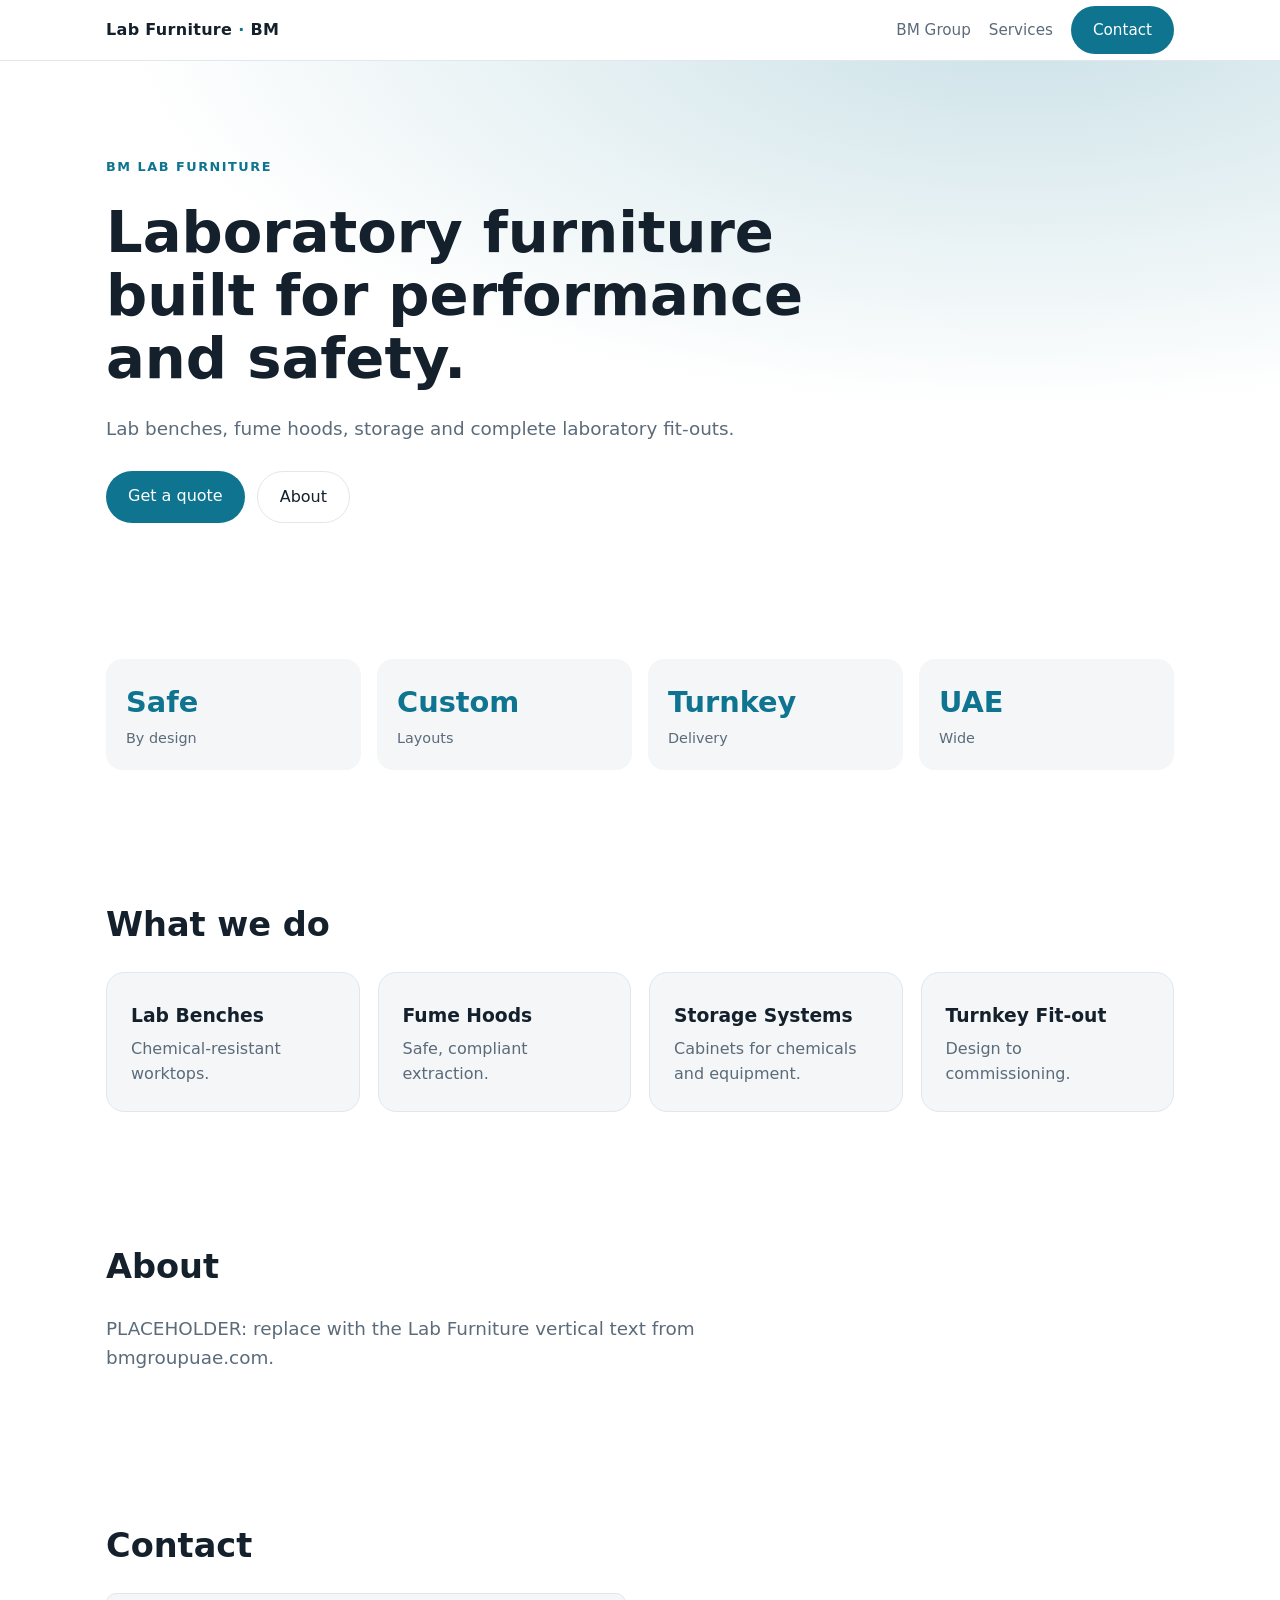
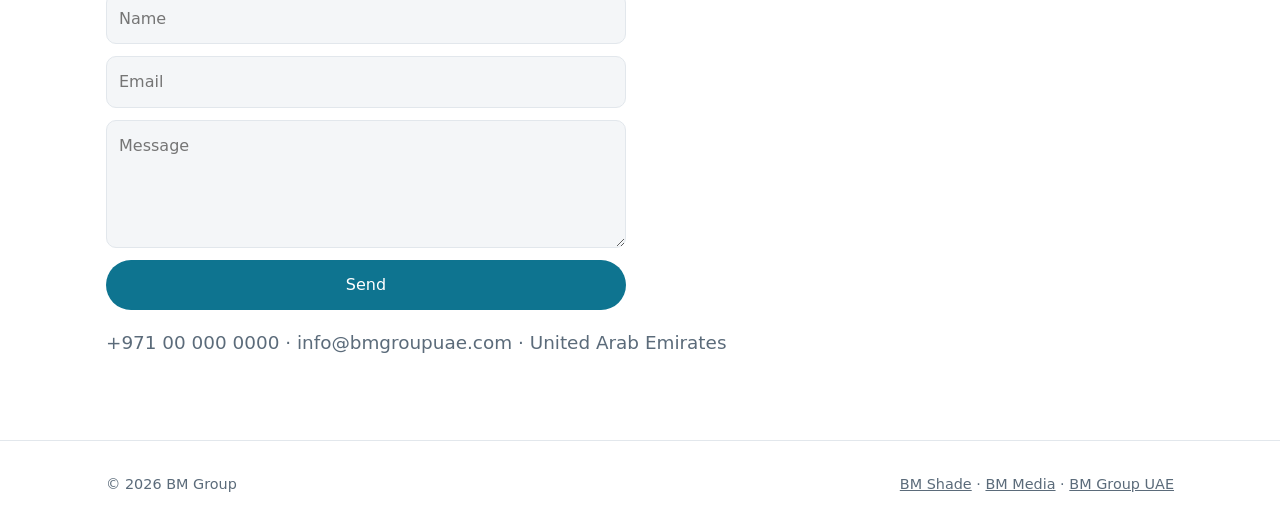
<file: sites/labfurniture/index.html>
<!doctype html><html lang="en"><head><meta charset="utf-8"><meta name="viewport" content="width=device-width,initial-scale=1">
<title>BM Lab Furniture</title><meta name="description" content="Lab benches, fume hoods, storage and complete laboratory fit-outs."><link rel="canonical" href="https://bmlabfurnitureuae.com/">
<meta property="og:title" content="BM Lab Furniture"><meta property="og:description" content="Lab benches, fume hoods, storage and complete laboratory fit-outs."><meta name="theme-color" content="#0e7490">
<link rel="stylesheet" href="styles.css"><style>:root{--accent:#0e7490}</style></head><body>
<header><div class="wrap"><a class="logo" href="/">Lab Furniture <span>·</span> BM</a><nav><a href="https://bmgroupuae.com">BM Group</a><a href="#services">Services</a><a class="btn" href="#contact">Contact</a></nav></div></header>
<main><section class="hero"><div class="wrap"><div class="kicker">BM Lab Furniture</div><h1>Laboratory furniture built for performance and safety.</h1><p class="sub">Lab benches, fume hoods, storage and complete laboratory fit-outs.</p>
<div class="cta"><a class="btn" href="#contact">Get a quote</a><a class="btn ghost" href="#about">About</a></div></div></section>
<section><div class="wrap stats"><div class="stat reveal"><b>Safe</b><span>By design</span></div><div class="stat reveal"><b>Custom</b><span>Layouts</span></div><div class="stat reveal"><b>Turnkey</b><span>Delivery</span></div><div class="stat reveal"><b>UAE</b><span>Wide</span></div></div></section><section id="services"><div class="wrap"><h2 class="reveal">What we do</h2><div class="grid"><div class="card reveal"><h3>Lab Benches</h3><p>Chemical-resistant worktops.</p></div><div class="card reveal"><h3>Fume Hoods</h3><p>Safe, compliant extraction.</p></div><div class="card reveal"><h3>Storage Systems</h3><p>Cabinets for chemicals and equipment.</p></div><div class="card reveal"><h3>Turnkey Fit-out</h3><p>Design to commissioning.</p></div></div></div></section>
<section id="about"><div class="wrap"><h2 class="reveal">About</h2><p class="sub reveal">PLACEHOLDER: replace with the Lab Furniture vertical text from bmgroupuae.com.</p></div></section>
<section id="contact"><div class="wrap"><h2>Contact</h2><form id="contactform" data-to="info@bmgroupuae.com"><input name="name" placeholder="Name" required><input name="email" type="email" placeholder="Email" required><textarea name="message" rows="4" placeholder="Message" required></textarea><button class="btn">Send</button></form>
<p class="sub">+971 00 000 0000 · info@bmgroupuae.com · United Arab Emirates</p></div></section></main>
<footer><div class="wrap"><span>© 2026 BM Group</span><span><a href="https://bmshadeuae.com">BM Shade</a> · <a href="https://bmmediauae.com">BM Media</a> · <a href="https://bmgroupuae.com">BM Group UAE</a></span></div></footer>
<script src="main.js"></script></body></html>
</file>
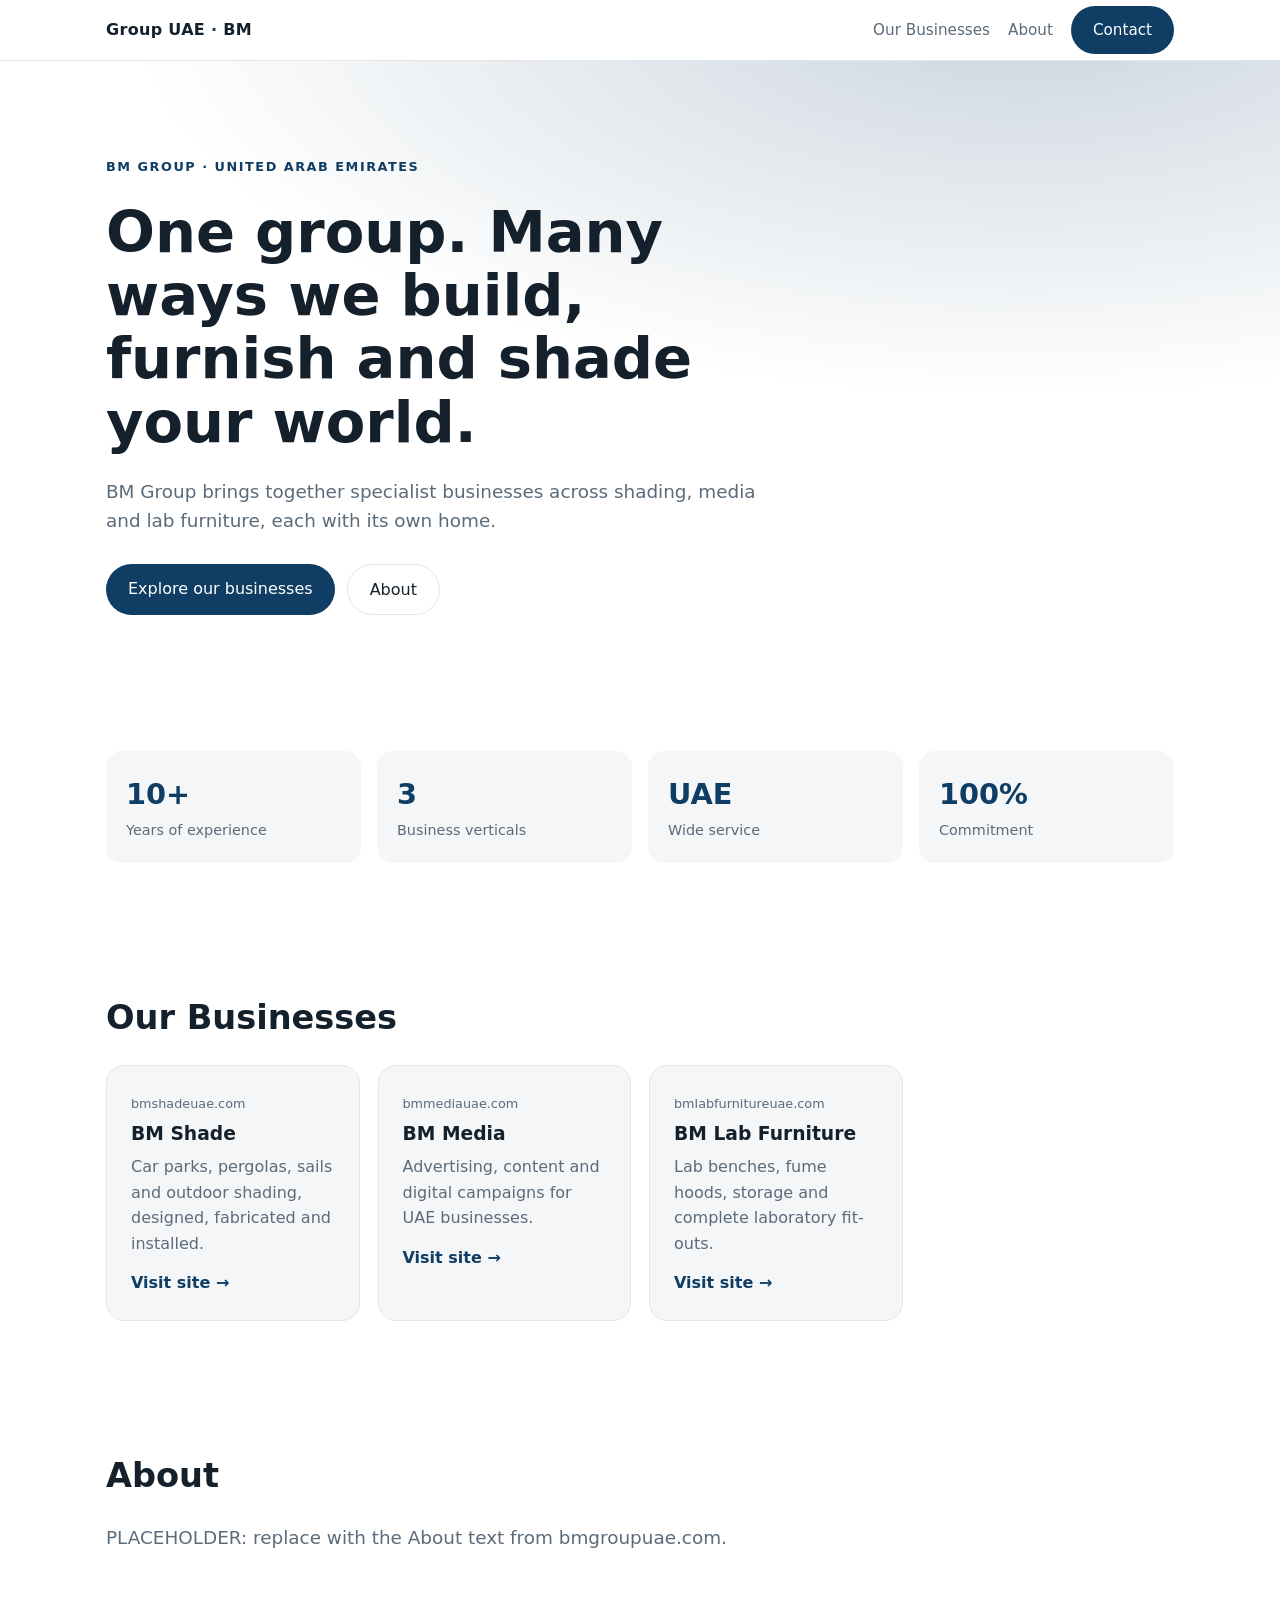
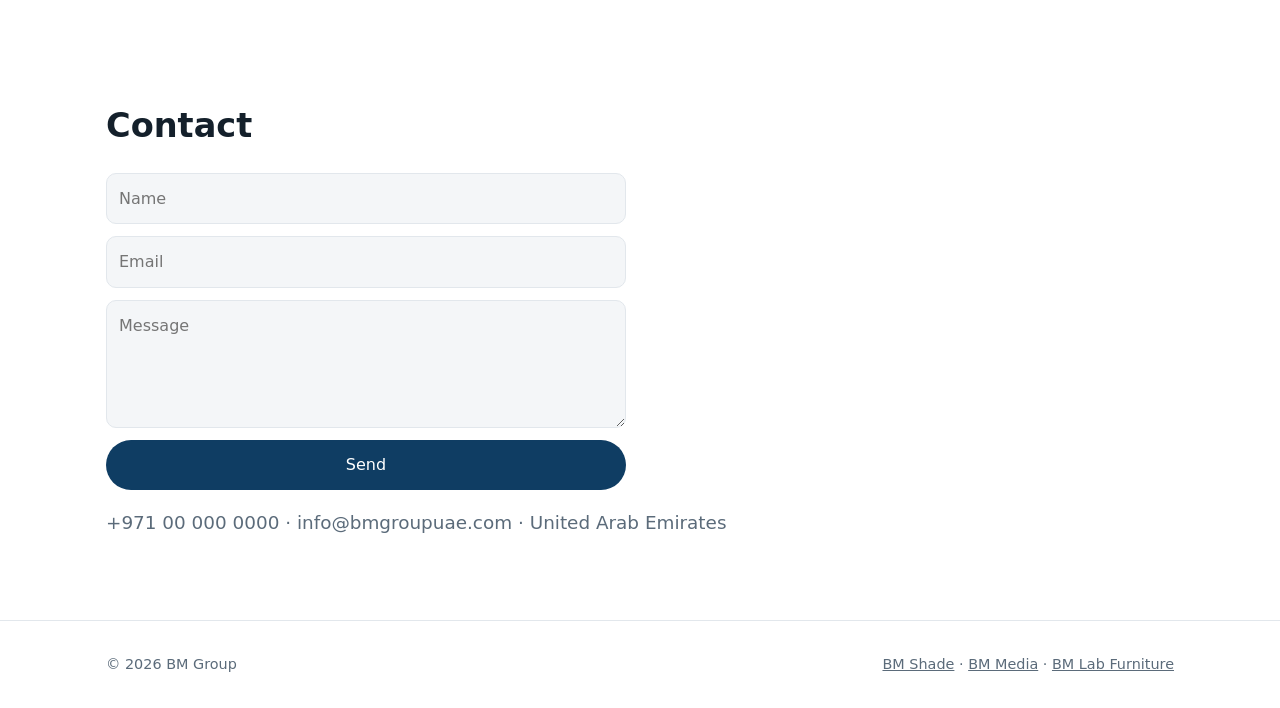
<file: sites/main/index.html>
<!doctype html><html lang="en"><head><meta charset="utf-8"><meta name="viewport" content="width=device-width,initial-scale=1">
<title>BM Group UAE</title><meta name="description" content="BM Group brings together specialist businesses across shading, media and lab furniture, each with its own home."><link rel="canonical" href="https://bmgroupuae.com/">
<meta property="og:title" content="BM Group UAE"><meta property="og:description" content="BM Group brings together specialist businesses across shading, media and lab furniture, each with its own home."><meta name="theme-color" content="#0f3d63">
<link rel="stylesheet" href="styles.css"><style>:root{--accent:#0f3d63}</style></head><body>
<header><div class="wrap"><a class="logo" href="/">Group UAE <span>·</span> BM</a><nav><a href="#verticals">Our Businesses</a><a href="#about">About</a><a class="btn" href="#contact">Contact</a></nav></div></header>
<main><section class="hero"><div class="wrap"><div class="kicker">BM Group · United Arab Emirates</div><h1>One group. Many ways we build, furnish and shade your world.</h1><p class="sub">BM Group brings together specialist businesses across shading, media and lab furniture, each with its own home.</p>
<div class="cta"><a class="btn" href="#verticals">Explore our businesses</a><a class="btn ghost" href="#about">About</a></div></div></section>
<section><div class="wrap stats"><div class="stat reveal"><b>10+</b><span>Years of experience</span></div><div class="stat reveal"><b>3</b><span>Business verticals</span></div><div class="stat reveal"><b>UAE</b><span>Wide service</span></div><div class="stat reveal"><b>100%</b><span>Commitment</span></div></div></section><section id="verticals"><div class="wrap"><h2 class="reveal">Our Businesses</h2><div class="grid"><a class="card reveal" href="https://bmshadeuae.com"><span class="dom">bmshadeuae.com</span><h3>BM Shade</h3><p>Car parks, pergolas, sails and outdoor shading, designed, fabricated and installed.</p><span class="go">Visit site →</span></a><a class="card reveal" href="https://bmmediauae.com"><span class="dom">bmmediauae.com</span><h3>BM Media</h3><p>Advertising, content and digital campaigns for UAE businesses.</p><span class="go">Visit site →</span></a><a class="card reveal" href="https://bmlabfurnitureuae.com"><span class="dom">bmlabfurnitureuae.com</span><h3>BM Lab Furniture</h3><p>Lab benches, fume hoods, storage and complete laboratory fit-outs.</p><span class="go">Visit site →</span></a></div></div></section>
<section id="about"><div class="wrap"><h2 class="reveal">About</h2><p class="sub reveal">PLACEHOLDER: replace with the About text from bmgroupuae.com.</p></div></section>
<section id="contact"><div class="wrap"><h2>Contact</h2><form id="contactform" data-to="info@bmgroupuae.com"><input name="name" placeholder="Name" required><input name="email" type="email" placeholder="Email" required><textarea name="message" rows="4" placeholder="Message" required></textarea><button class="btn">Send</button></form>
<p class="sub">+971 00 000 0000 · info@bmgroupuae.com · United Arab Emirates</p></div></section></main>
<footer><div class="wrap"><span>© 2026 BM Group</span><span><a href="https://bmshadeuae.com">BM Shade</a> · <a href="https://bmmediauae.com">BM Media</a> · <a href="https://bmlabfurnitureuae.com">BM Lab Furniture</a></span></div></footer>
<script src="main.js"></script></body></html>
</file>
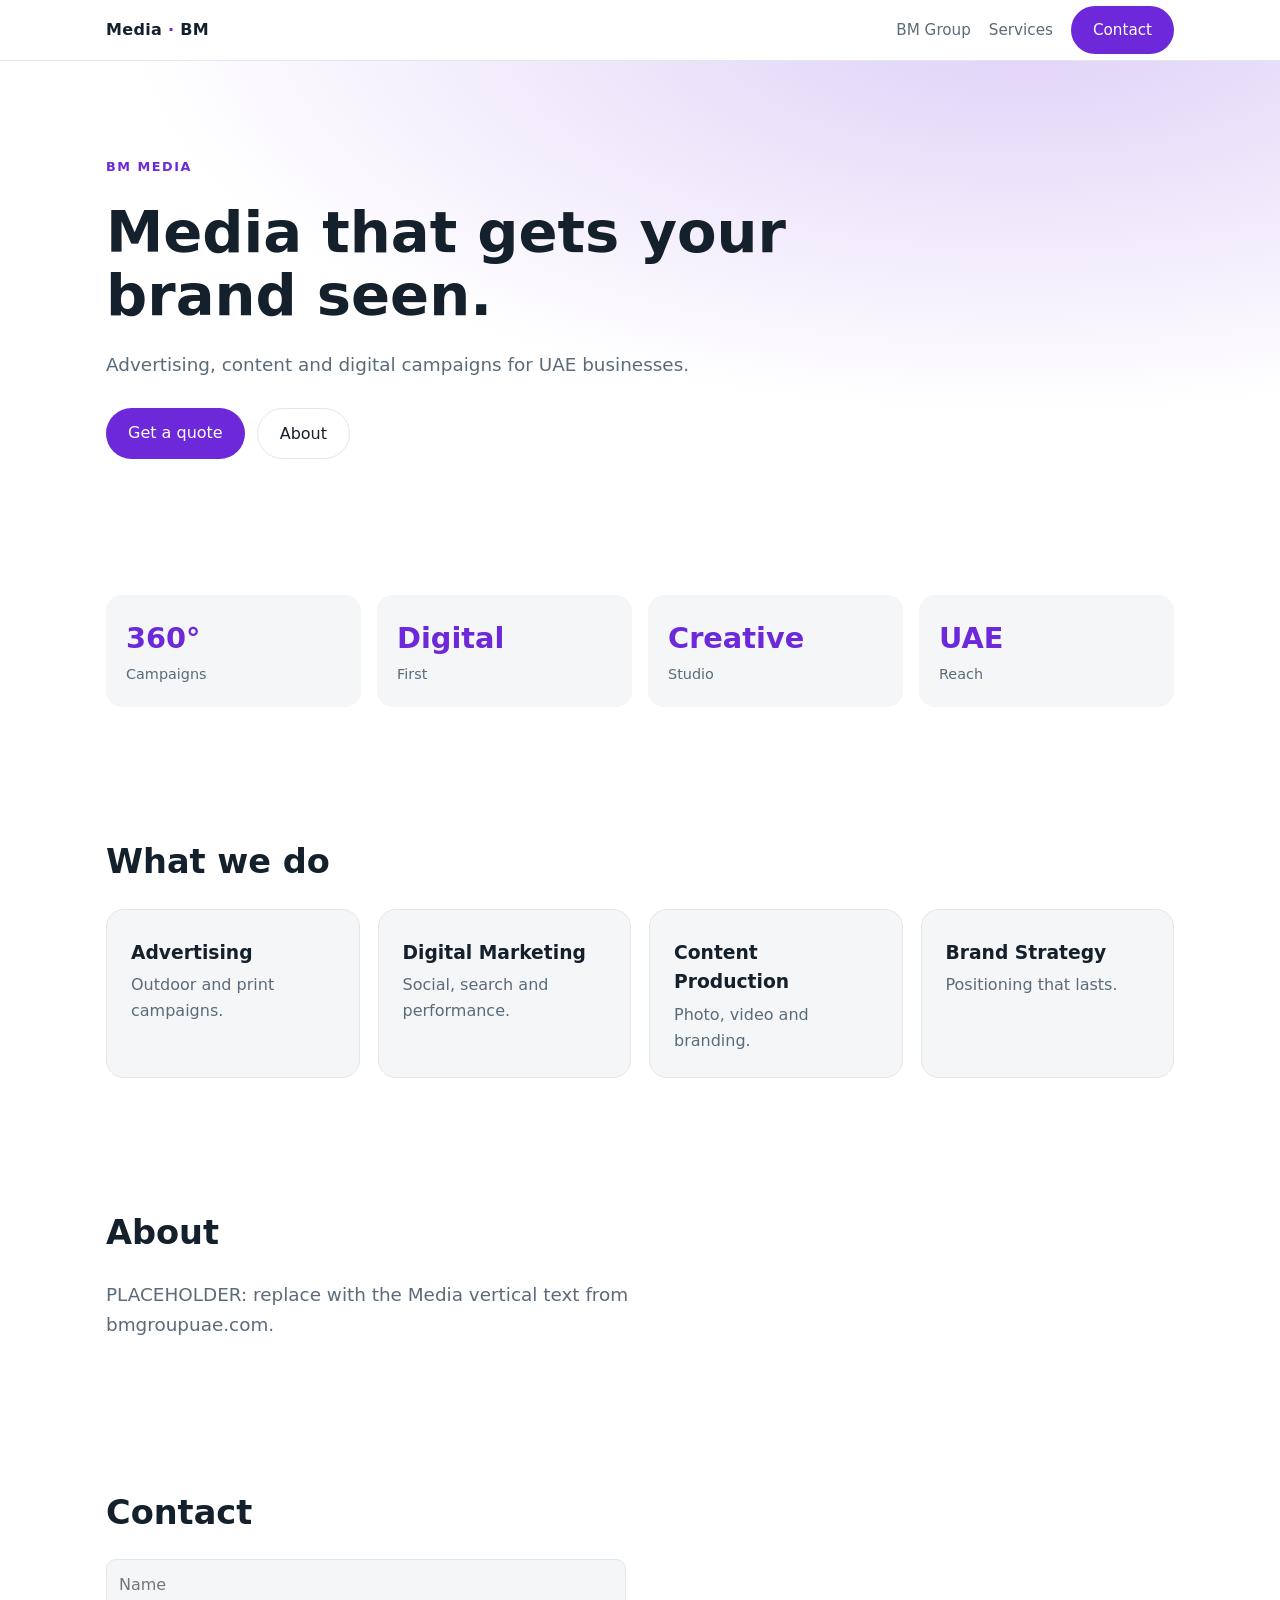
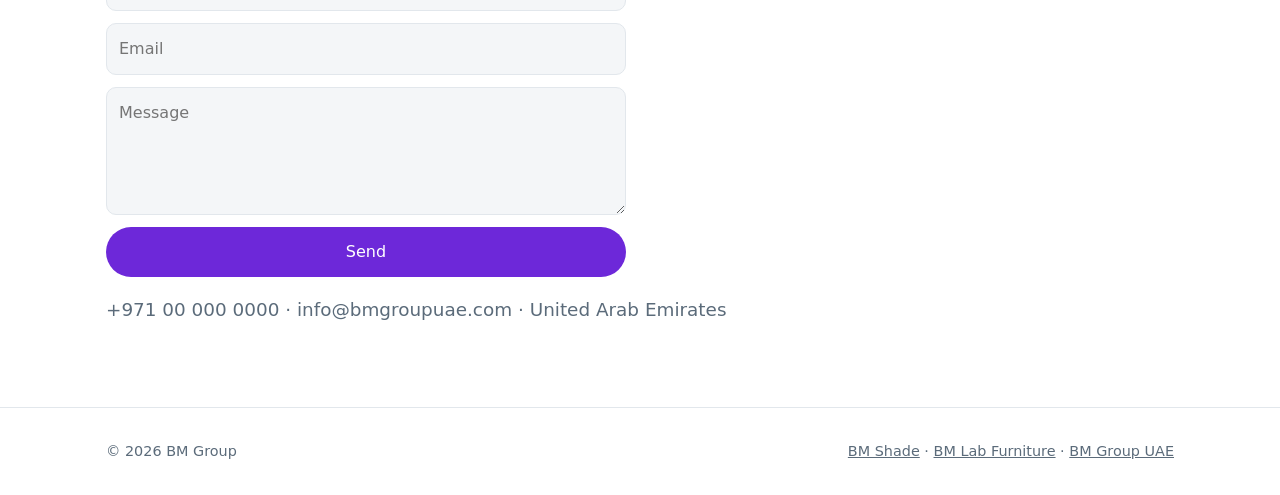
<file: sites/media/index.html>
<!doctype html><html lang="en"><head><meta charset="utf-8"><meta name="viewport" content="width=device-width,initial-scale=1">
<title>BM Media</title><meta name="description" content="Advertising, content and digital campaigns for UAE businesses."><link rel="canonical" href="https://bmmediauae.com/">
<meta property="og:title" content="BM Media"><meta property="og:description" content="Advertising, content and digital campaigns for UAE businesses."><meta name="theme-color" content="#6d28d9">
<link rel="stylesheet" href="styles.css"><style>:root{--accent:#6d28d9}</style></head><body>
<header><div class="wrap"><a class="logo" href="/">Media <span>·</span> BM</a><nav><a href="https://bmgroupuae.com">BM Group</a><a href="#services">Services</a><a class="btn" href="#contact">Contact</a></nav></div></header>
<main><section class="hero"><div class="wrap"><div class="kicker">BM Media</div><h1>Media that gets your brand seen.</h1><p class="sub">Advertising, content and digital campaigns for UAE businesses.</p>
<div class="cta"><a class="btn" href="#contact">Get a quote</a><a class="btn ghost" href="#about">About</a></div></div></section>
<section><div class="wrap stats"><div class="stat reveal"><b>360°</b><span>Campaigns</span></div><div class="stat reveal"><b>Digital</b><span>First</span></div><div class="stat reveal"><b>Creative</b><span>Studio</span></div><div class="stat reveal"><b>UAE</b><span>Reach</span></div></div></section><section id="services"><div class="wrap"><h2 class="reveal">What we do</h2><div class="grid"><div class="card reveal"><h3>Advertising</h3><p>Outdoor and print campaigns.</p></div><div class="card reveal"><h3>Digital Marketing</h3><p>Social, search and performance.</p></div><div class="card reveal"><h3>Content Production</h3><p>Photo, video and branding.</p></div><div class="card reveal"><h3>Brand Strategy</h3><p>Positioning that lasts.</p></div></div></div></section>
<section id="about"><div class="wrap"><h2 class="reveal">About</h2><p class="sub reveal">PLACEHOLDER: replace with the Media vertical text from bmgroupuae.com.</p></div></section>
<section id="contact"><div class="wrap"><h2>Contact</h2><form id="contactform" data-to="info@bmgroupuae.com"><input name="name" placeholder="Name" required><input name="email" type="email" placeholder="Email" required><textarea name="message" rows="4" placeholder="Message" required></textarea><button class="btn">Send</button></form>
<p class="sub">+971 00 000 0000 · info@bmgroupuae.com · United Arab Emirates</p></div></section></main>
<footer><div class="wrap"><span>© 2026 BM Group</span><span><a href="https://bmshadeuae.com">BM Shade</a> · <a href="https://bmlabfurnitureuae.com">BM Lab Furniture</a> · <a href="https://bmgroupuae.com">BM Group UAE</a></span></div></footer>
<script src="main.js"></script></body></html>
</file>
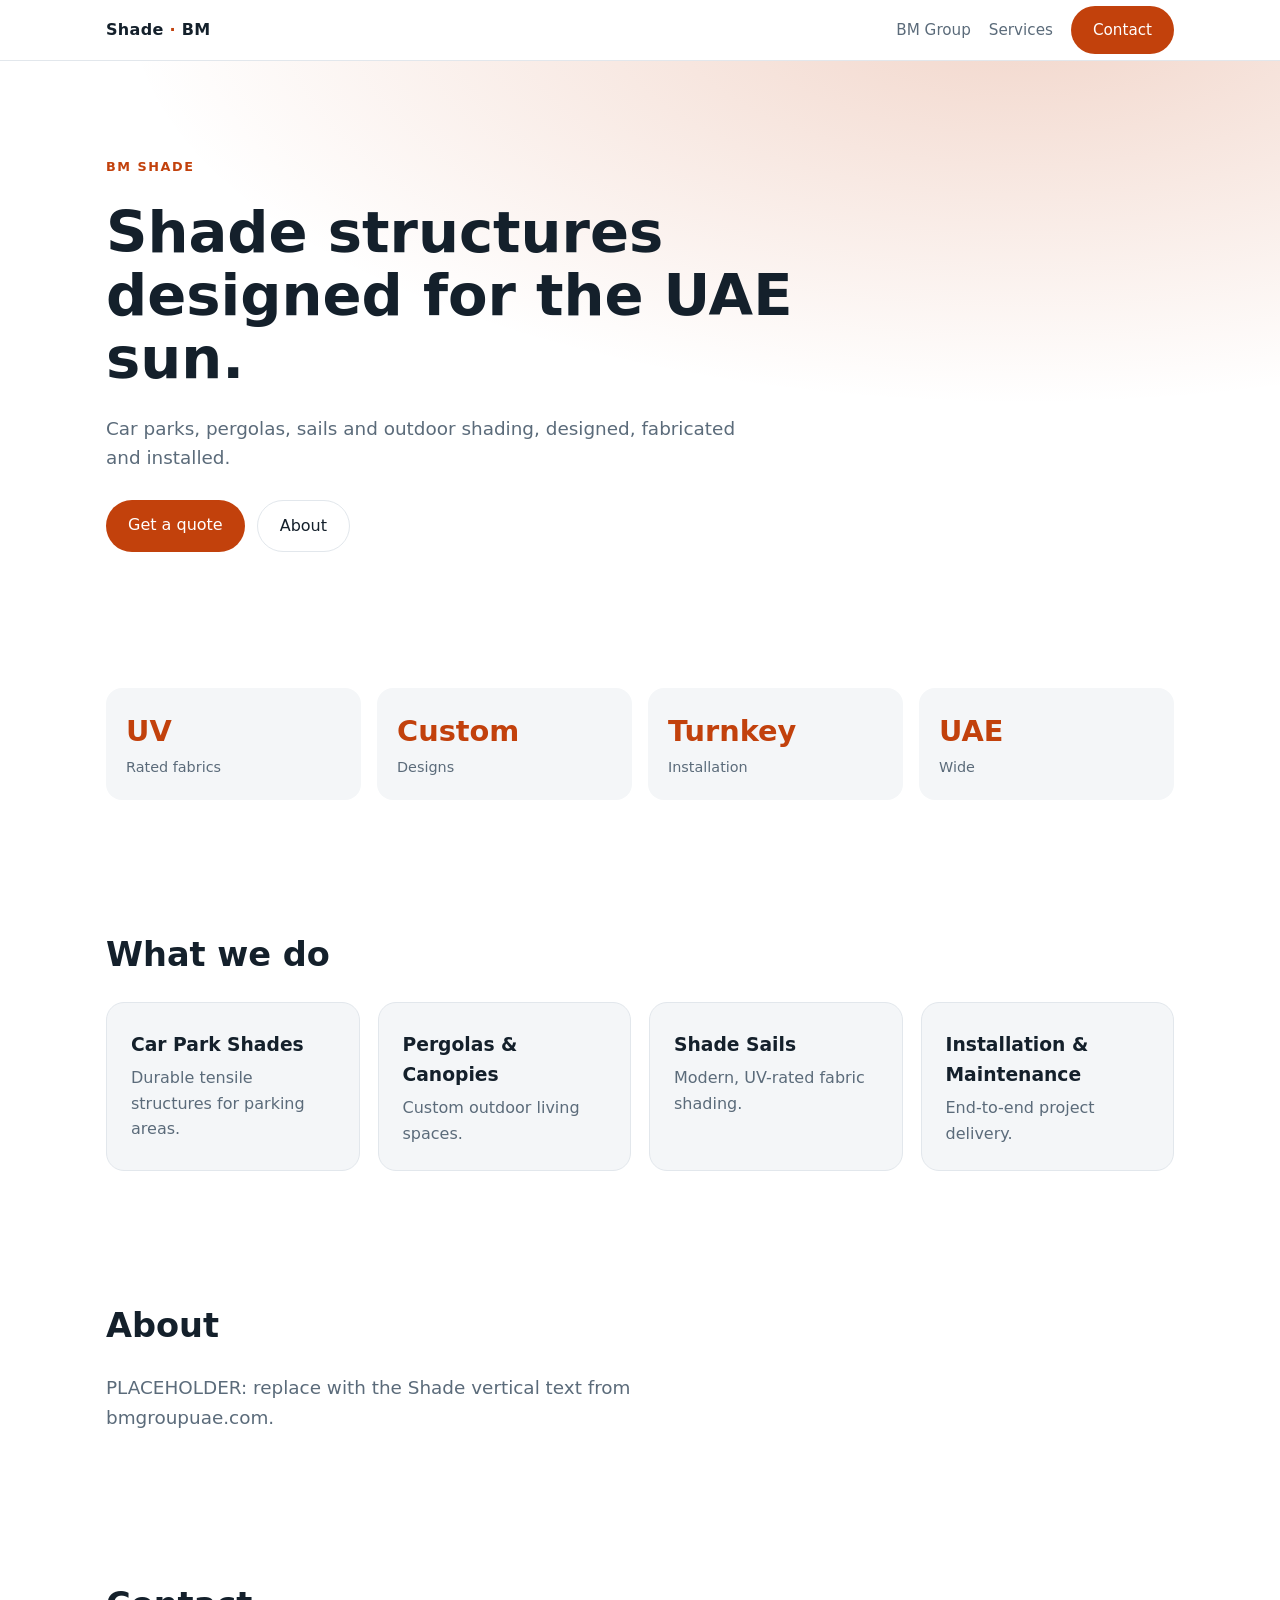
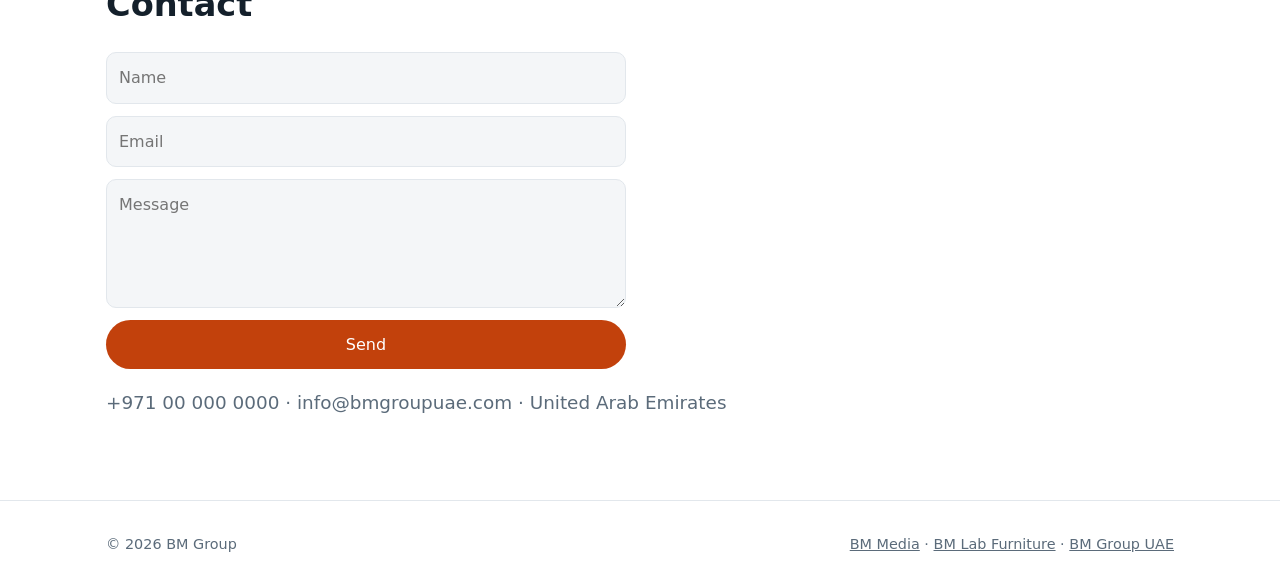
<file: sites/shade/index.html>
<!doctype html><html lang="en"><head><meta charset="utf-8"><meta name="viewport" content="width=device-width,initial-scale=1">
<title>BM Shade</title><meta name="description" content="Car parks, pergolas, sails and outdoor shading, designed, fabricated and installed."><link rel="canonical" href="https://bmshadeuae.com/">
<meta property="og:title" content="BM Shade"><meta property="og:description" content="Car parks, pergolas, sails and outdoor shading, designed, fabricated and installed."><meta name="theme-color" content="#c2410c">
<link rel="stylesheet" href="styles.css"><style>:root{--accent:#c2410c}</style></head><body>
<header><div class="wrap"><a class="logo" href="/">Shade <span>·</span> BM</a><nav><a href="https://bmgroupuae.com">BM Group</a><a href="#services">Services</a><a class="btn" href="#contact">Contact</a></nav></div></header>
<main><section class="hero"><div class="wrap"><div class="kicker">BM Shade</div><h1>Shade structures designed for the UAE sun.</h1><p class="sub">Car parks, pergolas, sails and outdoor shading, designed, fabricated and installed.</p>
<div class="cta"><a class="btn" href="#contact">Get a quote</a><a class="btn ghost" href="#about">About</a></div></div></section>
<section><div class="wrap stats"><div class="stat reveal"><b>UV</b><span>Rated fabrics</span></div><div class="stat reveal"><b>Custom</b><span>Designs</span></div><div class="stat reveal"><b>Turnkey</b><span>Installation</span></div><div class="stat reveal"><b>UAE</b><span>Wide</span></div></div></section><section id="services"><div class="wrap"><h2 class="reveal">What we do</h2><div class="grid"><div class="card reveal"><h3>Car Park Shades</h3><p>Durable tensile structures for parking areas.</p></div><div class="card reveal"><h3>Pergolas &amp; Canopies</h3><p>Custom outdoor living spaces.</p></div><div class="card reveal"><h3>Shade Sails</h3><p>Modern, UV-rated fabric shading.</p></div><div class="card reveal"><h3>Installation &amp; Maintenance</h3><p>End-to-end project delivery.</p></div></div></div></section>
<section id="about"><div class="wrap"><h2 class="reveal">About</h2><p class="sub reveal">PLACEHOLDER: replace with the Shade vertical text from bmgroupuae.com.</p></div></section>
<section id="contact"><div class="wrap"><h2>Contact</h2><form id="contactform" data-to="info@bmgroupuae.com"><input name="name" placeholder="Name" required><input name="email" type="email" placeholder="Email" required><textarea name="message" rows="4" placeholder="Message" required></textarea><button class="btn">Send</button></form>
<p class="sub">+971 00 000 0000 · info@bmgroupuae.com · United Arab Emirates</p></div></section></main>
<footer><div class="wrap"><span>© 2026 BM Group</span><span><a href="https://bmmediauae.com">BM Media</a> · <a href="https://bmlabfurnitureuae.com">BM Lab Furniture</a> · <a href="https://bmgroupuae.com">BM Group UAE</a></span></div></footer>
<script src="main.js"></script></body></html>
</file>
<file: sites/labfurniture/styles.css>
:root{--accent:#0f3d63;--bg:#fff;--fg:#14202b;--muted:#5b6b7a;--card:#f4f6f8;--line:#e2e7ec}
@media (prefers-color-scheme:dark){:root{--bg:#0d1319;--fg:#eef2f6;--muted:#9aa9b8;--card:#161e27;--line:#26313d}}
*{box-sizing:border-box}html{scroll-behavior:smooth}
body{margin:0;font:16px/1.6 system-ui,-apple-system,Segoe UI,Roboto,sans-serif;background:var(--bg);color:var(--fg)}
a{color:inherit}.wrap{max-width:1100px;margin:0 auto;padding:0 16px}
header{position:sticky;top:0;z-index:10;background:color-mix(in srgb,var(--bg) 88%,transparent);backdrop-filter:blur(10px);border-bottom:1px solid var(--line)}
header .wrap{display:flex;align-items:center;justify-content:space-between;height:60px;gap:12px}
.logo{font-weight:800;letter-spacing:.02em;text-decoration:none}.logo span{color:var(--accent)}
nav{display:flex;gap:18px;align-items:center;font-size:.95rem}nav a{text-decoration:none;color:var(--muted)}nav a:hover{color:var(--fg)}
.btn{display:inline-block;background:var(--accent);color:#fff!important;padding:12px 22px;border-radius:999px;text-decoration:none;font-weight:600;border:0;cursor:pointer;font:inherit;transition:transform .15s}
.btn:hover{transform:translateY(-2px)}.btn.ghost{background:transparent;color:var(--fg)!important;border:1px solid var(--line)}
.hero{padding:96px 0 72px;background:radial-gradient(900px 400px at 80% -10%,color-mix(in srgb,var(--accent) 22%,transparent),transparent)}
.kicker{color:var(--accent);font-weight:700;text-transform:uppercase;font-size:.8rem;letter-spacing:.12em}
h1{font-size:clamp(2rem,5.5vw,3.6rem);line-height:1.1;margin:.4em 0;max-width:18ch}h2{font-size:clamp(1.5rem,3vw,2.1rem);margin:0 0 .6em}
.sub{color:var(--muted);font-size:1.15rem;max-width:56ch}.cta{display:flex;gap:12px;flex-wrap:wrap;margin-top:28px}
section{padding:64px 0}.stats{display:grid;grid-template-columns:repeat(auto-fit,minmax(150px,1fr));gap:16px}
.stat{background:var(--card);border-radius:16px;padding:20px}.stat b{font-size:1.8rem;color:var(--accent);display:block}.stat span{color:var(--muted);font-size:.9rem}
.grid{display:grid;grid-template-columns:repeat(auto-fill,minmax(240px,1fr));gap:18px}
.card{background:var(--card);border:1px solid var(--line);border-radius:18px;padding:24px;text-decoration:none;display:block;transition:transform .2s,border-color .2s}
.card:hover{transform:translateY(-4px);border-color:var(--accent)}.card h3{margin:.2em 0}.card p{color:var(--muted);margin:.3em 0 0}
.card .go{color:var(--accent);font-weight:600;margin-top:14px;display:inline-block}.card .dom{font-size:.8rem;color:var(--muted)}
.thumb{height:140px;border-radius:12px;margin-bottom:14px;background:linear-gradient(135deg,color-mix(in srgb,var(--accent) 35%,var(--card)),var(--card))}
.price{font-weight:700;color:var(--accent)}.row{display:flex;justify-content:space-between;align-items:center;gap:10px;margin-top:12px}
.chips{display:flex;gap:8px;flex-wrap:wrap;margin-bottom:20px}.chip{border:1px solid var(--line);background:transparent;color:var(--fg);padding:6px 14px;border-radius:999px;cursor:pointer;font:inherit}.chip.on{background:var(--accent);color:#fff;border-color:var(--accent)}
form{display:grid;gap:12px;max-width:520px}input,textarea{padding:12px;border-radius:10px;border:1px solid var(--line);background:var(--card);color:var(--fg);font:inherit}
footer{border-top:1px solid var(--line);padding:32px 0;color:var(--muted);font-size:.9rem}footer .wrap{display:flex;justify-content:space-between;flex-wrap:wrap;gap:12px}
.reveal{opacity:0;transform:translateY(18px);transition:.6s}.reveal.in{opacity:1;transform:none}
@media(max-width:640px){nav a:not(.btn){display:none}}
@media(prefers-reduced-motion:reduce){*{transition:none!important}.reveal{opacity:1;transform:none}}
</file>
<file: sites/main/styles.css>
:root{--accent:#0f3d63;--bg:#fff;--fg:#14202b;--muted:#5b6b7a;--card:#f4f6f8;--line:#e2e7ec}
@media (prefers-color-scheme:dark){:root{--bg:#0d1319;--fg:#eef2f6;--muted:#9aa9b8;--card:#161e27;--line:#26313d}}
*{box-sizing:border-box}html{scroll-behavior:smooth}
body{margin:0;font:16px/1.6 system-ui,-apple-system,Segoe UI,Roboto,sans-serif;background:var(--bg);color:var(--fg)}
a{color:inherit}.wrap{max-width:1100px;margin:0 auto;padding:0 16px}
header{position:sticky;top:0;z-index:10;background:color-mix(in srgb,var(--bg) 88%,transparent);backdrop-filter:blur(10px);border-bottom:1px solid var(--line)}
header .wrap{display:flex;align-items:center;justify-content:space-between;height:60px;gap:12px}
.logo{font-weight:800;letter-spacing:.02em;text-decoration:none}.logo span{color:var(--accent)}
nav{display:flex;gap:18px;align-items:center;font-size:.95rem}nav a{text-decoration:none;color:var(--muted)}nav a:hover{color:var(--fg)}
.btn{display:inline-block;background:var(--accent);color:#fff!important;padding:12px 22px;border-radius:999px;text-decoration:none;font-weight:600;border:0;cursor:pointer;font:inherit;transition:transform .15s}
.btn:hover{transform:translateY(-2px)}.btn.ghost{background:transparent;color:var(--fg)!important;border:1px solid var(--line)}
.hero{padding:96px 0 72px;background:radial-gradient(900px 400px at 80% -10%,color-mix(in srgb,var(--accent) 22%,transparent),transparent)}
.kicker{color:var(--accent);font-weight:700;text-transform:uppercase;font-size:.8rem;letter-spacing:.12em}
h1{font-size:clamp(2rem,5.5vw,3.6rem);line-height:1.1;margin:.4em 0;max-width:18ch}h2{font-size:clamp(1.5rem,3vw,2.1rem);margin:0 0 .6em}
.sub{color:var(--muted);font-size:1.15rem;max-width:56ch}.cta{display:flex;gap:12px;flex-wrap:wrap;margin-top:28px}
section{padding:64px 0}.stats{display:grid;grid-template-columns:repeat(auto-fit,minmax(150px,1fr));gap:16px}
.stat{background:var(--card);border-radius:16px;padding:20px}.stat b{font-size:1.8rem;color:var(--accent);display:block}.stat span{color:var(--muted);font-size:.9rem}
.grid{display:grid;grid-template-columns:repeat(auto-fill,minmax(240px,1fr));gap:18px}
.card{background:var(--card);border:1px solid var(--line);border-radius:18px;padding:24px;text-decoration:none;display:block;transition:transform .2s,border-color .2s}
.card:hover{transform:translateY(-4px);border-color:var(--accent)}.card h3{margin:.2em 0}.card p{color:var(--muted);margin:.3em 0 0}
.card .go{color:var(--accent);font-weight:600;margin-top:14px;display:inline-block}.card .dom{font-size:.8rem;color:var(--muted)}
.thumb{height:140px;border-radius:12px;margin-bottom:14px;background:linear-gradient(135deg,color-mix(in srgb,var(--accent) 35%,var(--card)),var(--card))}
.price{font-weight:700;color:var(--accent)}.row{display:flex;justify-content:space-between;align-items:center;gap:10px;margin-top:12px}
.chips{display:flex;gap:8px;flex-wrap:wrap;margin-bottom:20px}.chip{border:1px solid var(--line);background:transparent;color:var(--fg);padding:6px 14px;border-radius:999px;cursor:pointer;font:inherit}.chip.on{background:var(--accent);color:#fff;border-color:var(--accent)}
form{display:grid;gap:12px;max-width:520px}input,textarea{padding:12px;border-radius:10px;border:1px solid var(--line);background:var(--card);color:var(--fg);font:inherit}
footer{border-top:1px solid var(--line);padding:32px 0;color:var(--muted);font-size:.9rem}footer .wrap{display:flex;justify-content:space-between;flex-wrap:wrap;gap:12px}
.reveal{opacity:0;transform:translateY(18px);transition:.6s}.reveal.in{opacity:1;transform:none}
@media(max-width:640px){nav a:not(.btn){display:none}}
@media(prefers-reduced-motion:reduce){*{transition:none!important}.reveal{opacity:1;transform:none}}
</file>
<file: sites/media/styles.css>
:root{--accent:#0f3d63;--bg:#fff;--fg:#14202b;--muted:#5b6b7a;--card:#f4f6f8;--line:#e2e7ec}
@media (prefers-color-scheme:dark){:root{--bg:#0d1319;--fg:#eef2f6;--muted:#9aa9b8;--card:#161e27;--line:#26313d}}
*{box-sizing:border-box}html{scroll-behavior:smooth}
body{margin:0;font:16px/1.6 system-ui,-apple-system,Segoe UI,Roboto,sans-serif;background:var(--bg);color:var(--fg)}
a{color:inherit}.wrap{max-width:1100px;margin:0 auto;padding:0 16px}
header{position:sticky;top:0;z-index:10;background:color-mix(in srgb,var(--bg) 88%,transparent);backdrop-filter:blur(10px);border-bottom:1px solid var(--line)}
header .wrap{display:flex;align-items:center;justify-content:space-between;height:60px;gap:12px}
.logo{font-weight:800;letter-spacing:.02em;text-decoration:none}.logo span{color:var(--accent)}
nav{display:flex;gap:18px;align-items:center;font-size:.95rem}nav a{text-decoration:none;color:var(--muted)}nav a:hover{color:var(--fg)}
.btn{display:inline-block;background:var(--accent);color:#fff!important;padding:12px 22px;border-radius:999px;text-decoration:none;font-weight:600;border:0;cursor:pointer;font:inherit;transition:transform .15s}
.btn:hover{transform:translateY(-2px)}.btn.ghost{background:transparent;color:var(--fg)!important;border:1px solid var(--line)}
.hero{padding:96px 0 72px;background:radial-gradient(900px 400px at 80% -10%,color-mix(in srgb,var(--accent) 22%,transparent),transparent)}
.kicker{color:var(--accent);font-weight:700;text-transform:uppercase;font-size:.8rem;letter-spacing:.12em}
h1{font-size:clamp(2rem,5.5vw,3.6rem);line-height:1.1;margin:.4em 0;max-width:18ch}h2{font-size:clamp(1.5rem,3vw,2.1rem);margin:0 0 .6em}
.sub{color:var(--muted);font-size:1.15rem;max-width:56ch}.cta{display:flex;gap:12px;flex-wrap:wrap;margin-top:28px}
section{padding:64px 0}.stats{display:grid;grid-template-columns:repeat(auto-fit,minmax(150px,1fr));gap:16px}
.stat{background:var(--card);border-radius:16px;padding:20px}.stat b{font-size:1.8rem;color:var(--accent);display:block}.stat span{color:var(--muted);font-size:.9rem}
.grid{display:grid;grid-template-columns:repeat(auto-fill,minmax(240px,1fr));gap:18px}
.card{background:var(--card);border:1px solid var(--line);border-radius:18px;padding:24px;text-decoration:none;display:block;transition:transform .2s,border-color .2s}
.card:hover{transform:translateY(-4px);border-color:var(--accent)}.card h3{margin:.2em 0}.card p{color:var(--muted);margin:.3em 0 0}
.card .go{color:var(--accent);font-weight:600;margin-top:14px;display:inline-block}.card .dom{font-size:.8rem;color:var(--muted)}
.thumb{height:140px;border-radius:12px;margin-bottom:14px;background:linear-gradient(135deg,color-mix(in srgb,var(--accent) 35%,var(--card)),var(--card))}
.price{font-weight:700;color:var(--accent)}.row{display:flex;justify-content:space-between;align-items:center;gap:10px;margin-top:12px}
.chips{display:flex;gap:8px;flex-wrap:wrap;margin-bottom:20px}.chip{border:1px solid var(--line);background:transparent;color:var(--fg);padding:6px 14px;border-radius:999px;cursor:pointer;font:inherit}.chip.on{background:var(--accent);color:#fff;border-color:var(--accent)}
form{display:grid;gap:12px;max-width:520px}input,textarea{padding:12px;border-radius:10px;border:1px solid var(--line);background:var(--card);color:var(--fg);font:inherit}
footer{border-top:1px solid var(--line);padding:32px 0;color:var(--muted);font-size:.9rem}footer .wrap{display:flex;justify-content:space-between;flex-wrap:wrap;gap:12px}
.reveal{opacity:0;transform:translateY(18px);transition:.6s}.reveal.in{opacity:1;transform:none}
@media(max-width:640px){nav a:not(.btn){display:none}}
@media(prefers-reduced-motion:reduce){*{transition:none!important}.reveal{opacity:1;transform:none}}
</file>
<file: sites/shade/styles.css>
:root{--accent:#0f3d63;--bg:#fff;--fg:#14202b;--muted:#5b6b7a;--card:#f4f6f8;--line:#e2e7ec}
@media (prefers-color-scheme:dark){:root{--bg:#0d1319;--fg:#eef2f6;--muted:#9aa9b8;--card:#161e27;--line:#26313d}}
*{box-sizing:border-box}html{scroll-behavior:smooth}
body{margin:0;font:16px/1.6 system-ui,-apple-system,Segoe UI,Roboto,sans-serif;background:var(--bg);color:var(--fg)}
a{color:inherit}.wrap{max-width:1100px;margin:0 auto;padding:0 16px}
header{position:sticky;top:0;z-index:10;background:color-mix(in srgb,var(--bg) 88%,transparent);backdrop-filter:blur(10px);border-bottom:1px solid var(--line)}
header .wrap{display:flex;align-items:center;justify-content:space-between;height:60px;gap:12px}
.logo{font-weight:800;letter-spacing:.02em;text-decoration:none}.logo span{color:var(--accent)}
nav{display:flex;gap:18px;align-items:center;font-size:.95rem}nav a{text-decoration:none;color:var(--muted)}nav a:hover{color:var(--fg)}
.btn{display:inline-block;background:var(--accent);color:#fff!important;padding:12px 22px;border-radius:999px;text-decoration:none;font-weight:600;border:0;cursor:pointer;font:inherit;transition:transform .15s}
.btn:hover{transform:translateY(-2px)}.btn.ghost{background:transparent;color:var(--fg)!important;border:1px solid var(--line)}
.hero{padding:96px 0 72px;background:radial-gradient(900px 400px at 80% -10%,color-mix(in srgb,var(--accent) 22%,transparent),transparent)}
.kicker{color:var(--accent);font-weight:700;text-transform:uppercase;font-size:.8rem;letter-spacing:.12em}
h1{font-size:clamp(2rem,5.5vw,3.6rem);line-height:1.1;margin:.4em 0;max-width:18ch}h2{font-size:clamp(1.5rem,3vw,2.1rem);margin:0 0 .6em}
.sub{color:var(--muted);font-size:1.15rem;max-width:56ch}.cta{display:flex;gap:12px;flex-wrap:wrap;margin-top:28px}
section{padding:64px 0}.stats{display:grid;grid-template-columns:repeat(auto-fit,minmax(150px,1fr));gap:16px}
.stat{background:var(--card);border-radius:16px;padding:20px}.stat b{font-size:1.8rem;color:var(--accent);display:block}.stat span{color:var(--muted);font-size:.9rem}
.grid{display:grid;grid-template-columns:repeat(auto-fill,minmax(240px,1fr));gap:18px}
.card{background:var(--card);border:1px solid var(--line);border-radius:18px;padding:24px;text-decoration:none;display:block;transition:transform .2s,border-color .2s}
.card:hover{transform:translateY(-4px);border-color:var(--accent)}.card h3{margin:.2em 0}.card p{color:var(--muted);margin:.3em 0 0}
.card .go{color:var(--accent);font-weight:600;margin-top:14px;display:inline-block}.card .dom{font-size:.8rem;color:var(--muted)}
.thumb{height:140px;border-radius:12px;margin-bottom:14px;background:linear-gradient(135deg,color-mix(in srgb,var(--accent) 35%,var(--card)),var(--card))}
.price{font-weight:700;color:var(--accent)}.row{display:flex;justify-content:space-between;align-items:center;gap:10px;margin-top:12px}
.chips{display:flex;gap:8px;flex-wrap:wrap;margin-bottom:20px}.chip{border:1px solid var(--line);background:transparent;color:var(--fg);padding:6px 14px;border-radius:999px;cursor:pointer;font:inherit}.chip.on{background:var(--accent);color:#fff;border-color:var(--accent)}
form{display:grid;gap:12px;max-width:520px}input,textarea{padding:12px;border-radius:10px;border:1px solid var(--line);background:var(--card);color:var(--fg);font:inherit}
footer{border-top:1px solid var(--line);padding:32px 0;color:var(--muted);font-size:.9rem}footer .wrap{display:flex;justify-content:space-between;flex-wrap:wrap;gap:12px}
.reveal{opacity:0;transform:translateY(18px);transition:.6s}.reveal.in{opacity:1;transform:none}
@media(max-width:640px){nav a:not(.btn){display:none}}
@media(prefers-reduced-motion:reduce){*{transition:none!important}.reveal{opacity:1;transform:none}}
</file>
